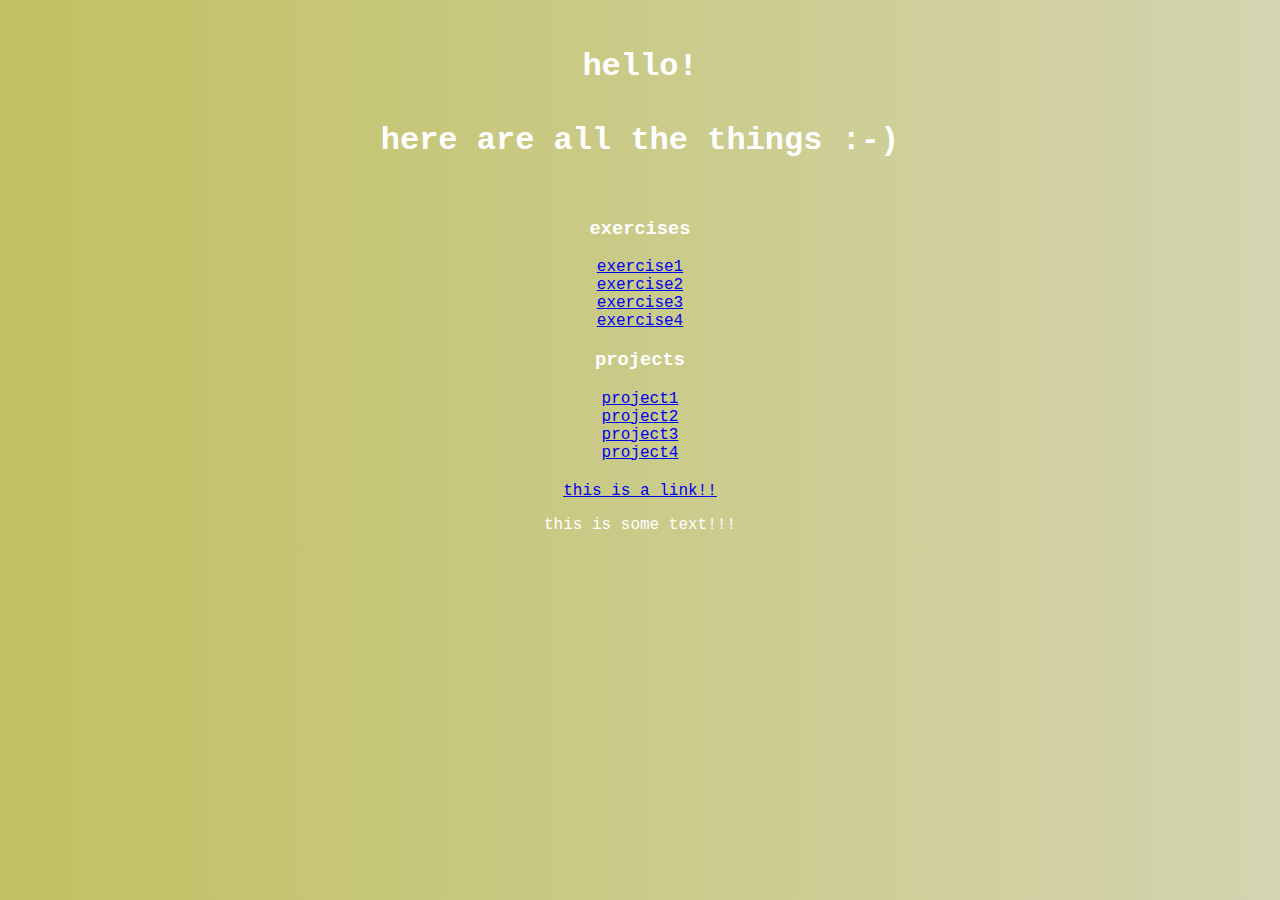
<file: index.html>
<!DOCTYPE html>
<html>
	<head><link rel = "stylesheet" type = "text/css" href = "style/style.css"></head>
	<body><!DOCTYPE html>
<html><center>
	<head>
		<title>website title</title>
	</head>
	<body>
		<font color="white">
		<span style="font-family:Courier">
		</br>
		<div id = "title"><h1>hello!</br></br>
		 here are all the things  :-)</h1></br></div>
		<div id = "exercise">
			<h3>exercises</h3>
			<a href = "exercise/exercise_1/exercise1.html"> exercise1</a></br>
			<a href = "exercise/exercise_2/exercise2.html"> exercise2</a></br>
			<a href = "exercise/exercise_3/exercise3.html"> exercise3</a></br>
			<a href = "exercise/exercise4/exercise4-1.html"> exercise4</a></br>
		</div>
		<div id = "project">
			<h3>projects</h3>
			<a href = "exercise/lyric_website/don't-stop-me-now.html"> project1</a></br>
			<a href = "exercise/face_project/project1-5.html"> project2</a></br>
			<a href = "exercise/muller_poster/posterproject.html"> project3</a></br>
			<a href = "exercise/hovercook/hovercook.html"> project4</a></br>
		</div>
	</body></br>
</html><a href = "exercise1.html"> this is a link!!</a>
<p>this is some text!!!</p></center></span></font>

</body>
</html>
</file>
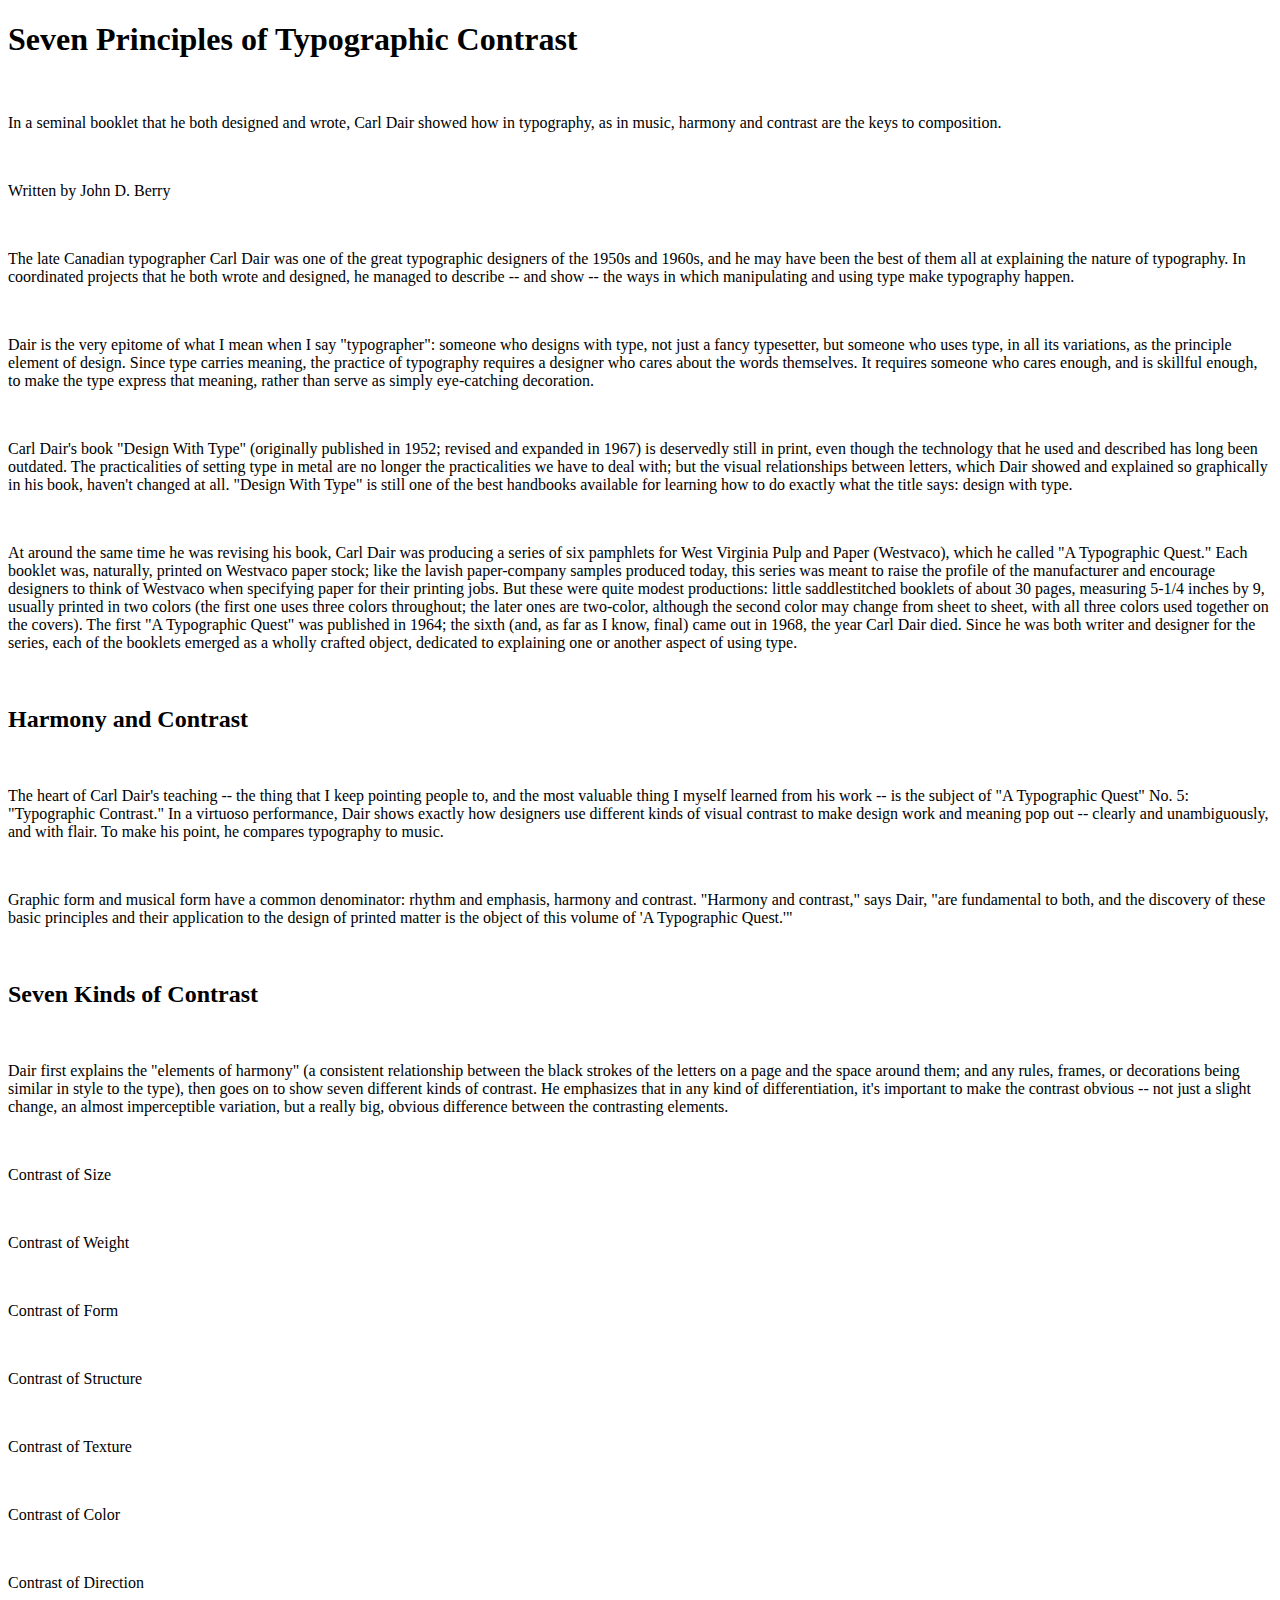
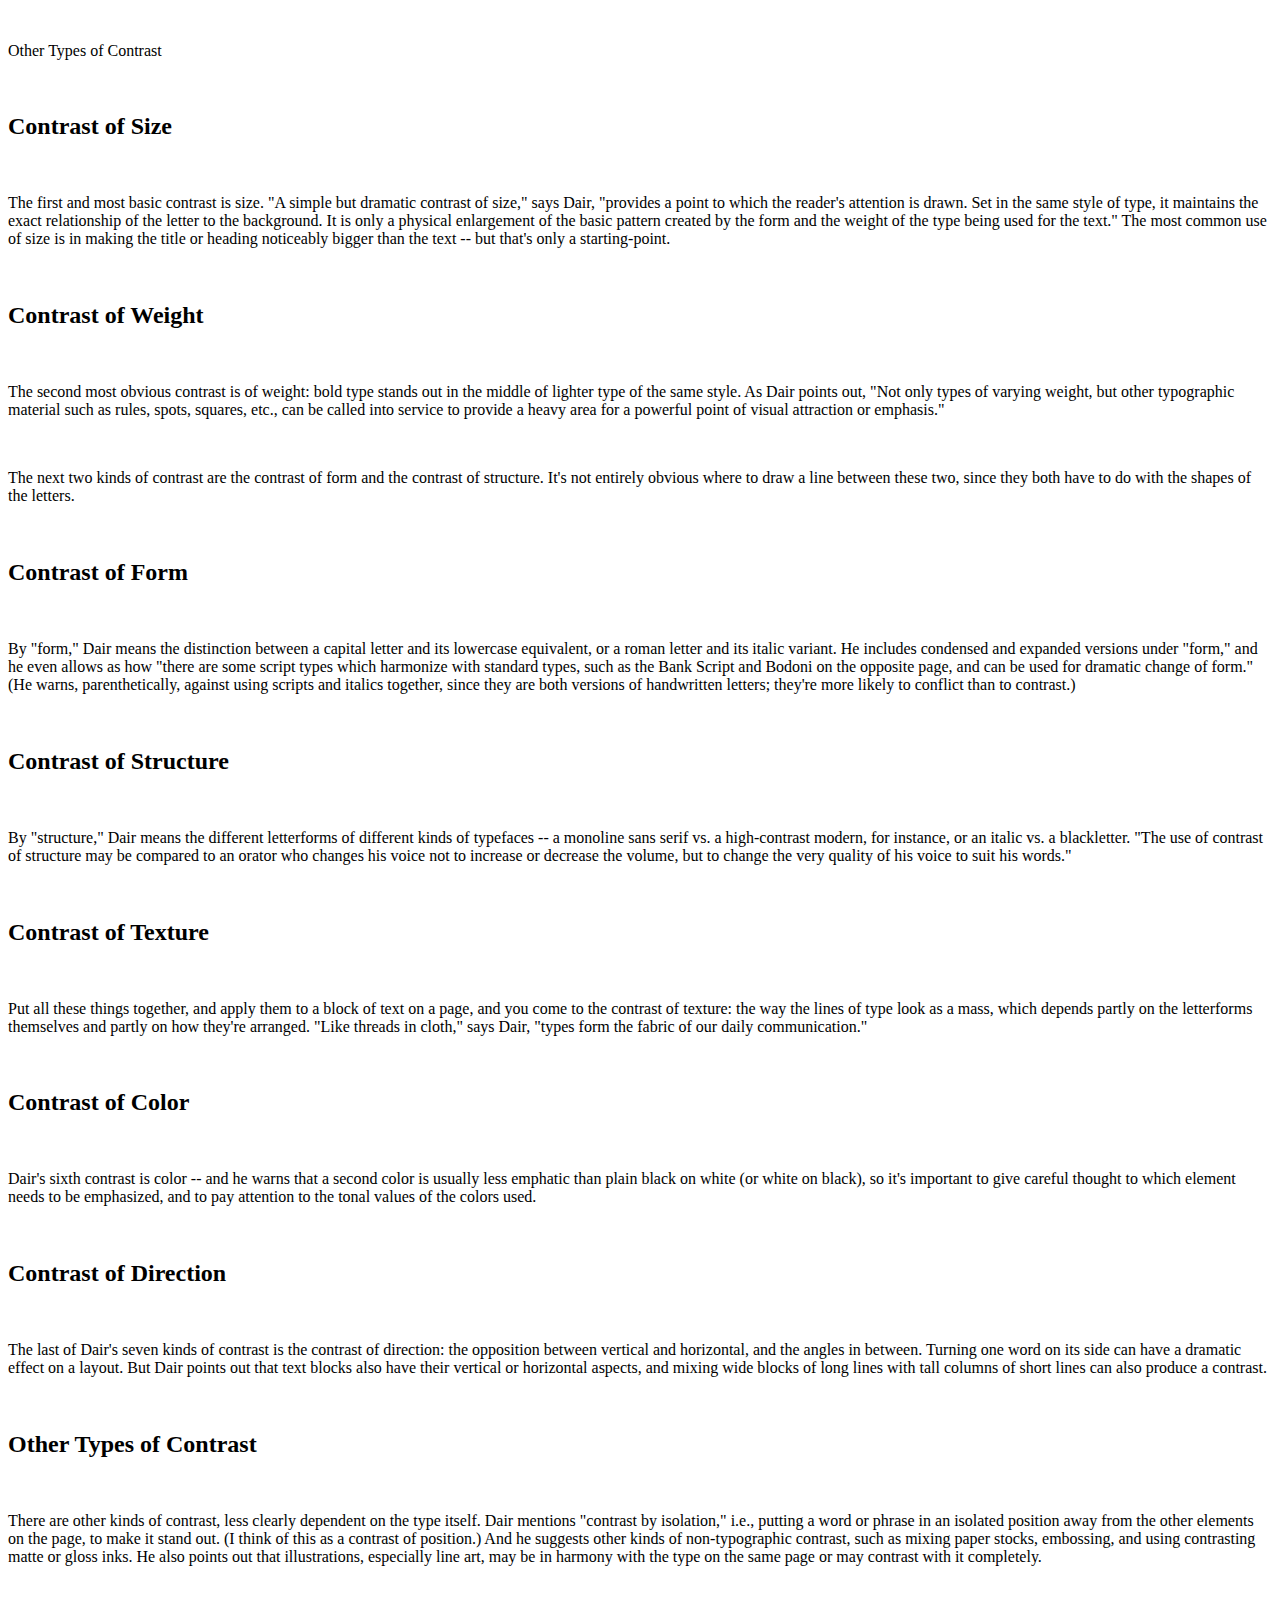
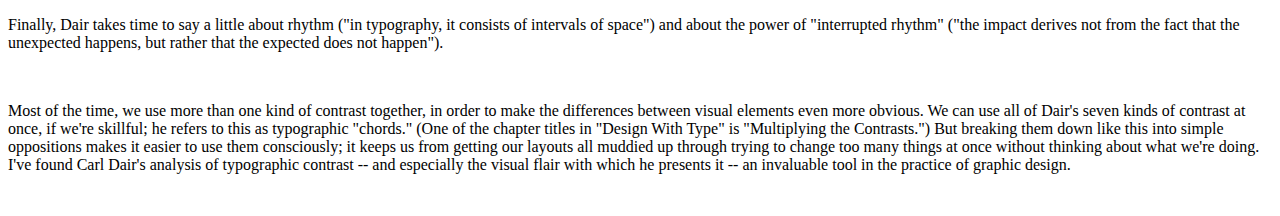
<file: exercise/exercise_1/exercise1.html>
<!DOCTYPE html>
<html>
	<head></head>
	<body><h1>Seven Principles of Typographic Contrast</h1><br>

<p>In a seminal booklet that he both designed and wrote, Carl Dair showed how in typography, as in music, harmony and contrast are the keys to composition.</p><br>

<p>Written by John D. Berry</p><br>

<p>The late Canadian typographer Carl Dair was one of the great typographic designers of the 1950s and 1960s, and he may have been the best of them all at explaining the nature of typography. In coordinated projects that he both wrote and designed, he managed to describe -- and show -- the ways in which manipulating and using type make typography happen.</p><br>
 
<p>Dair is the very epitome of what I mean when I say "typographer": someone who designs with type, not just a fancy typesetter, but someone who uses type, in all its variations, as the principle element of design. Since type carries meaning, the practice of typography requires a designer who cares about the words themselves. It requires someone who cares enough, and is skillful enough, to make the type express that meaning, rather than serve as simply eye-catching decoration.</p><br>
 
<p>Carl Dair's book "Design With Type" (originally published in 1952; revised and expanded in 1967) is deservedly still in print, even though the technology that he used and described has long been outdated. The practicalities of setting type in metal are no longer the practicalities we have to deal with; but the visual relationships between letters, which Dair showed and explained so graphically in his book, haven't changed at all. "Design With Type" is still one of the best handbooks available for learning how to do exactly what the title says: design with type.</p><br>
 
<p>At around the same time he was revising his book, Carl Dair was producing a series of six pamphlets for West Virginia Pulp and Paper (Westvaco), which he called "A Typographic Quest." Each booklet was, naturally, printed on Westvaco paper stock; like the lavish paper-company samples produced today, this series was meant to raise the profile of the manufacturer and encourage designers to think of Westvaco when specifying paper for their printing jobs. But these were quite modest productions: little saddlestitched booklets of about 30 pages, measuring 5-1/4 inches by 9, usually printed in two colors (the first one uses three colors throughout; the later ones are two-color, although the second color may change from sheet to sheet, with all three colors used together on the covers). The first "A Typographic Quest" was published in 1964; the sixth (and, as far as I know, final) came out in 1968, the year Carl Dair died. Since he was both writer and designer for the series, each of the booklets emerged as a wholly crafted object, dedicated to explaining one or another aspect of using type.</p><br>
 
<h2>Harmony and Contrast</h2><br>
 
<p>The heart of Carl Dair's teaching -- the thing that I keep pointing people to, and the most valuable thing I myself learned from his work -- is the subject of "A Typographic Quest" No. 5: "Typographic Contrast." In a virtuoso performance, Dair shows exactly how designers use different kinds of visual contrast to make design work and meaning pop out -- clearly and unambiguously, and with flair. To make his point, he compares typography to music.</p><br>
 
<p>Graphic form and musical form have a common denominator: rhythm and emphasis, harmony and contrast. "Harmony and contrast," says Dair, "are fundamental to both, and the discovery of these basic principles and their application to the design of printed matter is the object of this volume of 'A Typographic Quest.'"</p><br>
 
<h2>Seven Kinds of Contrast</h2><br>
 
<p>Dair first explains the "elements of harmony" (a consistent relationship between the black strokes of the letters on a page and the space around them; and any rules, frames, or decorations being similar in style to the type), then goes on to show seven different kinds of contrast. He emphasizes that in any kind of differentiation, it's important to make the contrast obvious -- not just a slight change, an almost imperceptible variation, but a really big, obvious difference between the contrasting elements.</p><br>
 
<p>Contrast of Size</p><br>

<p>Contrast of Weight</p><br>

<p>Contrast of Form</p><br>

<p>Contrast of Structure</p><br>

<p>Contrast of Texture</p><br>

<p>Contrast of Color</p><br>

<p>Contrast of Direction</p><br>

<p>Other Types of Contrast</p><br>
 
<h2>Contrast of Size</h2><br>
 
<p>The first and most basic contrast is size. "A simple but dramatic contrast of size," says Dair, "provides a point to which the reader's attention is drawn. Set in the same style of type, it maintains the exact relationship of the letter to the background. It is only a physical enlargement of the basic pattern created by the form and the weight of the type being used for the text." The most common use of size is in making the title or heading noticeably bigger than the text -- but that's only a starting-point.</p><br>
 
<h2>Contrast of Weight</h2><br>
 
<p>The second most obvious contrast is of weight: bold type stands out in the middle of lighter type of the same style. As Dair points out, "Not only types of varying weight, but other typographic material such as rules, spots, squares, etc., can be called into service to provide a heavy area for a powerful point of visual attraction or emphasis."</p><br>
 
<p>The next two kinds of contrast are the contrast of form and the contrast of structure. It's not entirely obvious where to draw a line between these two, since they both have to do with the shapes of the letters.</p><br>
 
<h2>Contrast of Form</h2><br>
 
<p>By "form," Dair means the distinction between a capital letter and its lowercase equivalent, or a roman letter and its italic variant. He includes condensed and expanded versions under "form," and he even allows as how "there are some script types which harmonize with standard types, such as the Bank Script and Bodoni on the opposite page, and can be used for dramatic change of form." (He warns, parenthetically, against using scripts and italics together, since they are both versions of handwritten letters; they're more likely to conflict than to contrast.)</p><br>
 
<h2>Contrast of Structure</h2><br>
 
<p>By "structure," Dair means the different letterforms of different kinds of typefaces -- a monoline sans serif vs. a high-contrast modern, for instance, or an italic vs. a blackletter. "The use of contrast of structure may be compared to an orator who changes his voice not to increase or decrease the volume, but to change the very quality of his voice to suit his words."</p><br>
 
<h2>Contrast of Texture</h2><br>
 
<p>Put all these things together, and apply them to a block of text on a page, and you come to the contrast of texture: the way the lines of type look as a mass, which depends partly on the letterforms themselves and partly on how they're arranged. "Like threads in cloth," says Dair, "types form the fabric of our daily communication."</p><br>
 
 
<h2>Contrast of Color</h2><br>
 
<p>Dair's sixth contrast is color -- and he warns that a second color is usually less emphatic than plain black on white (or white on black), so it's important to give careful thought to which element needs to be emphasized, and to pay attention to the tonal values of the colors used.</p><br>
 
<h2>Contrast of Direction</h2><br>
 
<p>The last of Dair's seven kinds of contrast is the contrast of direction: the opposition between vertical and horizontal, and the angles in between. Turning one word on its side can have a dramatic effect on a layout. But Dair points out that text blocks also have their vertical or horizontal aspects, and mixing wide blocks of long lines with tall columns of short lines can also produce a contrast.</p><br>
 
<h2>Other Types of Contrast</h2><br>
 
<p>There are other kinds of contrast, less clearly dependent on the type itself. Dair mentions "contrast by isolation," i.e., putting a word or phrase in an isolated position away from the other elements on the page, to make it stand out. (I think of this as a contrast of position.) And he suggests other kinds of non-typographic contrast, such as mixing paper stocks, embossing, and using contrasting matte or gloss inks. He also points out that illustrations, especially line art, may be in harmony with the type on the same page or may contrast with it completely.</p><br>
 
<p>Finally, Dair takes time to say a little about rhythm ("in typography, it consists of intervals of space") and about the power of "interrupted rhythm" ("the impact derives not from the fact that the unexpected happens, but rather that the expected does not happen").</p><br>
 
<p>Most of the time, we use more than one kind of contrast together, in order to make the differences between visual elements even more obvious. We can use all of Dair's seven kinds of contrast at once, if we're skillful; he refers to this as typographic "chords." (One of the chapter titles in "Design With Type" is "Multiplying the Contrasts.") But breaking them down like this into simple oppositions makes it easier to use them consciously; it keeps us from getting our layouts all muddied up through trying to change too many things at once without thinking about what we're doing. I've found Carl Dair's analysis of typographic contrast -- and especially the visual flair with which he presents it -- an invaluable tool in the practice of graphic design.</p><br>
 
</body>
<html>
</file>
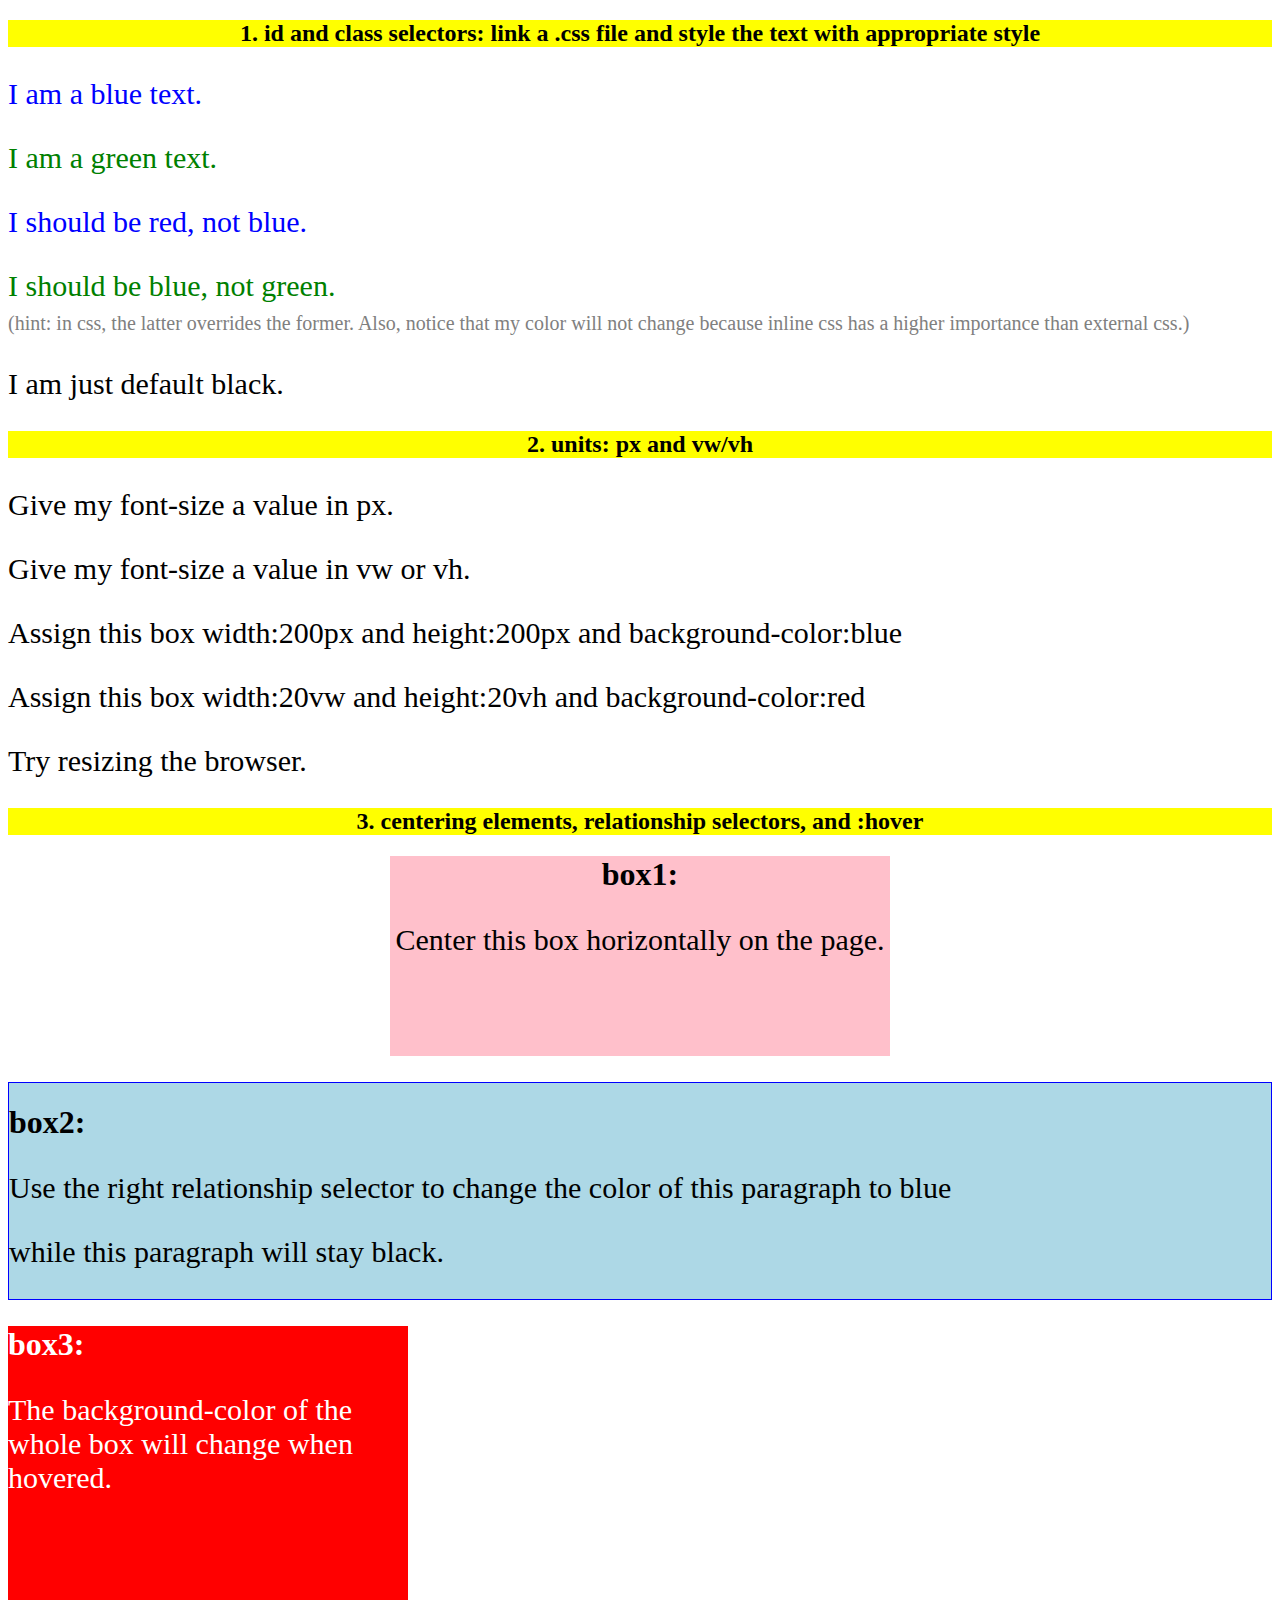
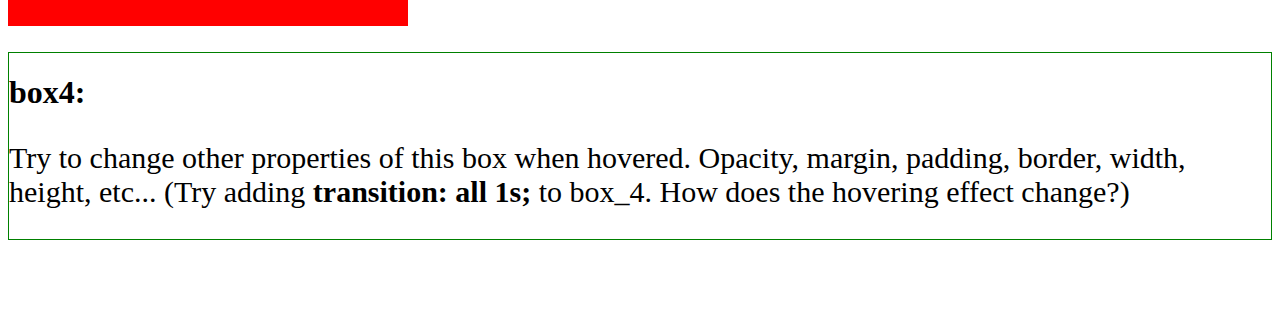
<file: exercise/exercise_2/exercise2.html>
<!DOCTYPE html>
<html>
	<head>
		<title>exercise 2</title>
		<link rel = "stylesheet" type = "text/css" href = "exercise2.css">
		<style>
			body{
				padding-bottom:5vw;
			}
			h2{
				background-color:yellow;
				text-align: center
			}
			p{
				font-size: 30px;
			}
			#box_1{
				width:500px;
				height:200px;
				background-color: pink;
				margin-bottom: 2vw;
			}
			#box_2{
				border: 1px solid blue;
				margin-bottom: 2vw;
			}
			#box_3{
				width:400px;
				height:300px;
				background-color:red;
				color:white;
				margin-bottom: 2vw;
			}
			#box_4{
				border: 1px solid green;
			}
		</style>
	</head>
	<body>
		<div class = "sec1">
			<h2>1. id and class selectors: link a .css file and style the text with appropriate style</h2>
			<p class = "blue_text">
				I am a blue text.
			</p>
			<p class = "green_text">
				I am a green text.
			</p>
			<p id = "red_text" class = "blue_text">
				I should be red, not blue.
			</p>
			<p class = "blue_text green_text">
				I should be blue, not green.</br> 
				<span style = "font-size:20px; color:grey;">(hint: in css, the latter overrides the former. Also, notice that my color will not change because inline css has a higher importance than external css.)</span>
			</p>
			<p>
				I am just default black.
			</p>
			
		</div>
		<div class = "sec2">
			<h2>2. units: px and vw/vh</h2>
			<p class = "fixed_size">
				Give my font-size a value in px.
			</p>
			<p class = "resonsive_size">
				Give my font-size a value in vw or vh.
			</p>
			<div class = "fixed_box"><p>Assign this box width:200px and height:200px and background-color:blue</p></div>
			<div class = "resonsive_box"><p>Assign this box width:20vw and height:20vh and background-color:red</p></div>
			<p>
				Try resizing the browser.
			</p>
		</div>
		<div class = "sec3">
			<h2>3. centering elements, relationship selectors, and :hover</h2>
			<div id = "box_1">
				<h1>
					box1: 
				</h1>
				<p>Center this box horizontally on the page.</p>
			</div>
			<div id = "box_2">
				<h1>box2: </h1>
				<p>
					Use the right relationship selector to change the color of this paragraph to blue
				</p>
				<div>
					<p>while this paragraph will stay black.</p>
				</div>

			</div>
			<div id = "box_3">
				<h1>box3: </h1>
				<p>
					The background-color of the whole box will change when hovered.
				</p>
			</div>
			<div id = "box_4">
				<h1>box4: </h1>
				<p>
					Try to change other properties of this box when hovered. Opacity, margin, padding, border, width, height, etc...
					(Try adding <strong>transition: all 1s;</strong> to box_4. How does the hovering effect change?)
				</p>
			</div>
		</div>
	</body>
</html>
</file>
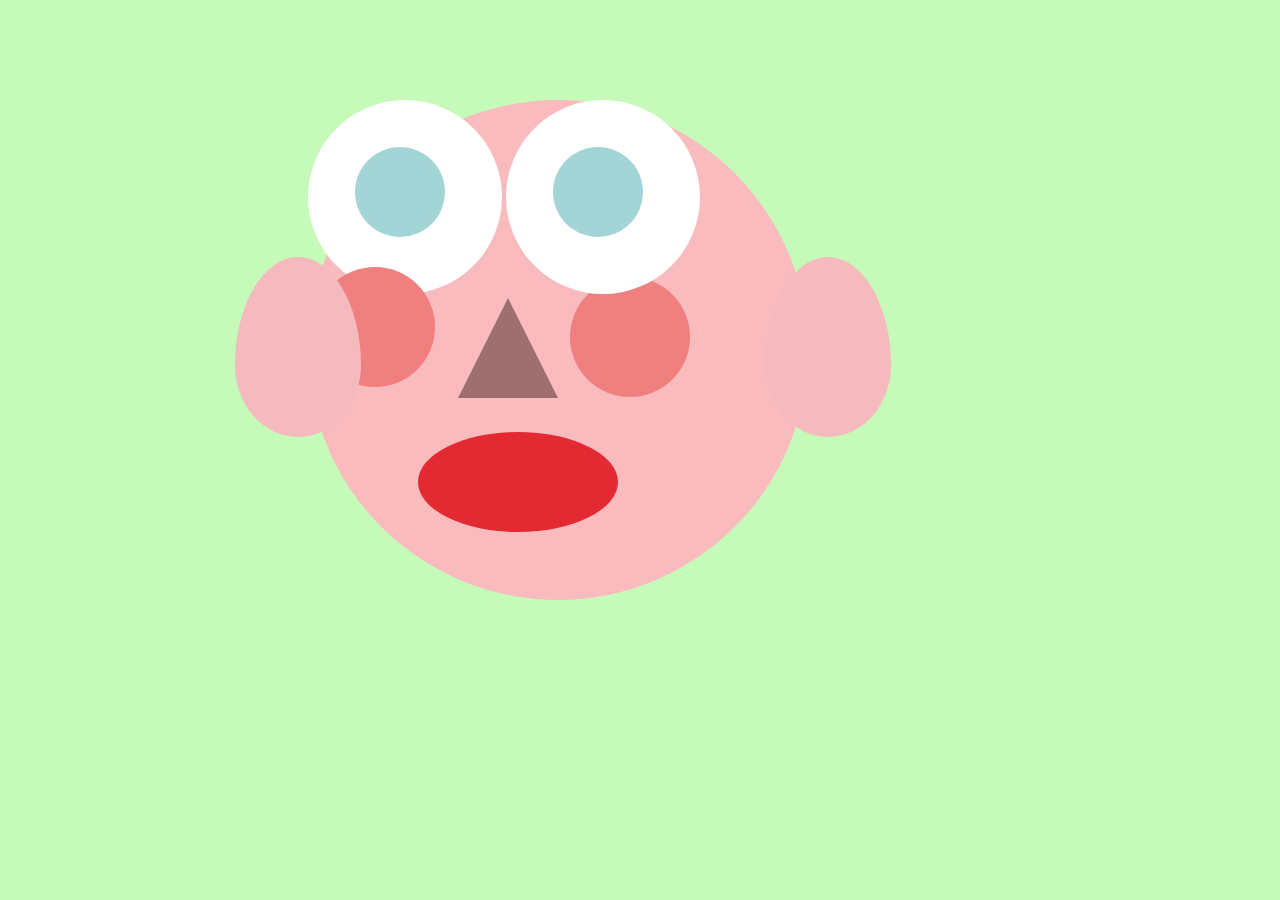
<file: exercise/face_project/project1-5.html>
<!DOCTYPE html>
<html>
<head>
    <link rel="stylesheet" type="text/css" href="project1-5.css"/>
    <title>Drawing a Face!</title>
    <link rel="stylesheet" type="text/css" href="">
</head>
<body>
    <div id = "face">
        <div id = "eyes">
            <div id = "left_eye" class = "eye">
                <div class = "left_pupil pupil">
                </div>
                <div class = "cheek_left"></div>
                <div class = "cheek_right"></div>
                <div class = "ear"></div>
                <div class = "ear_left"></div>
            </div>
            <div id = "right_eye" class = "eye">
                <div class = "right_pupil pupil">
                </div>
            </div>
        </div>
        <div id = "nose"></div>
        <div id = "mouth">
        </div>
    </div>
</body>
</html>
</file>
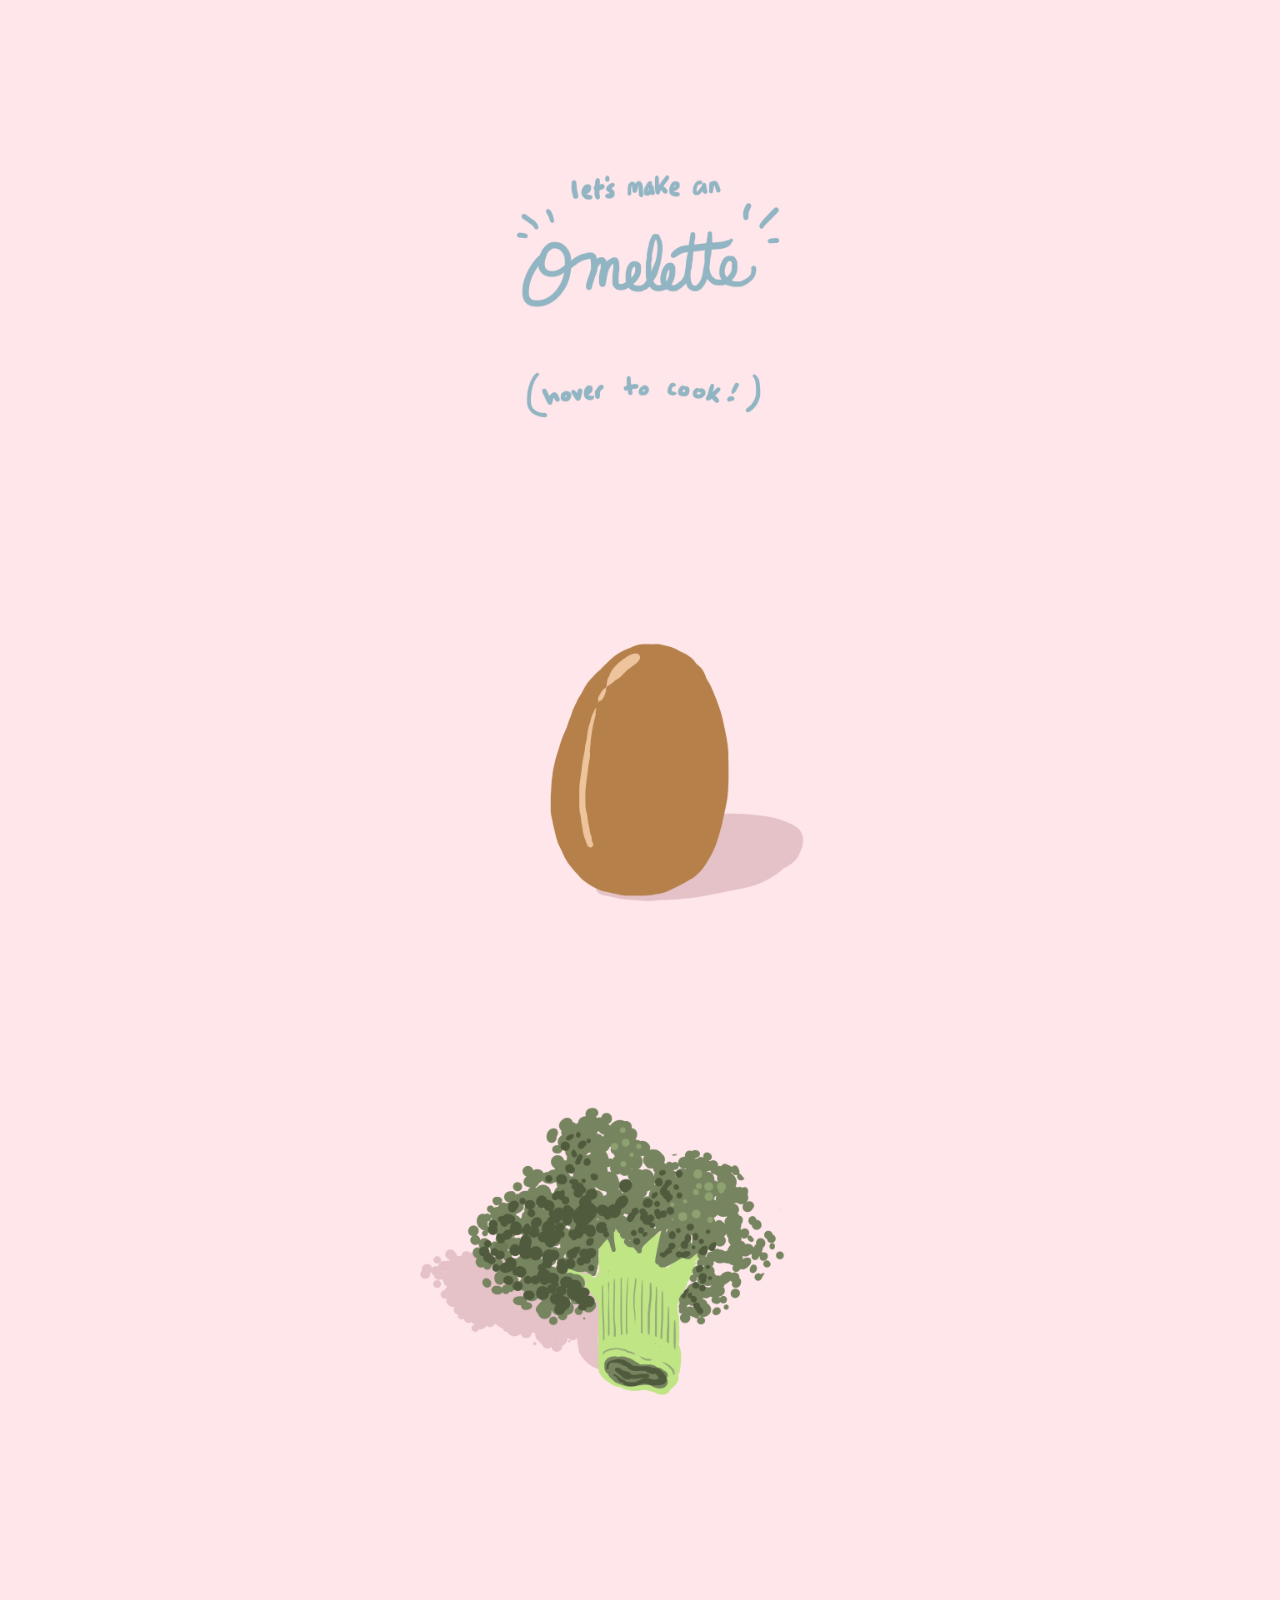
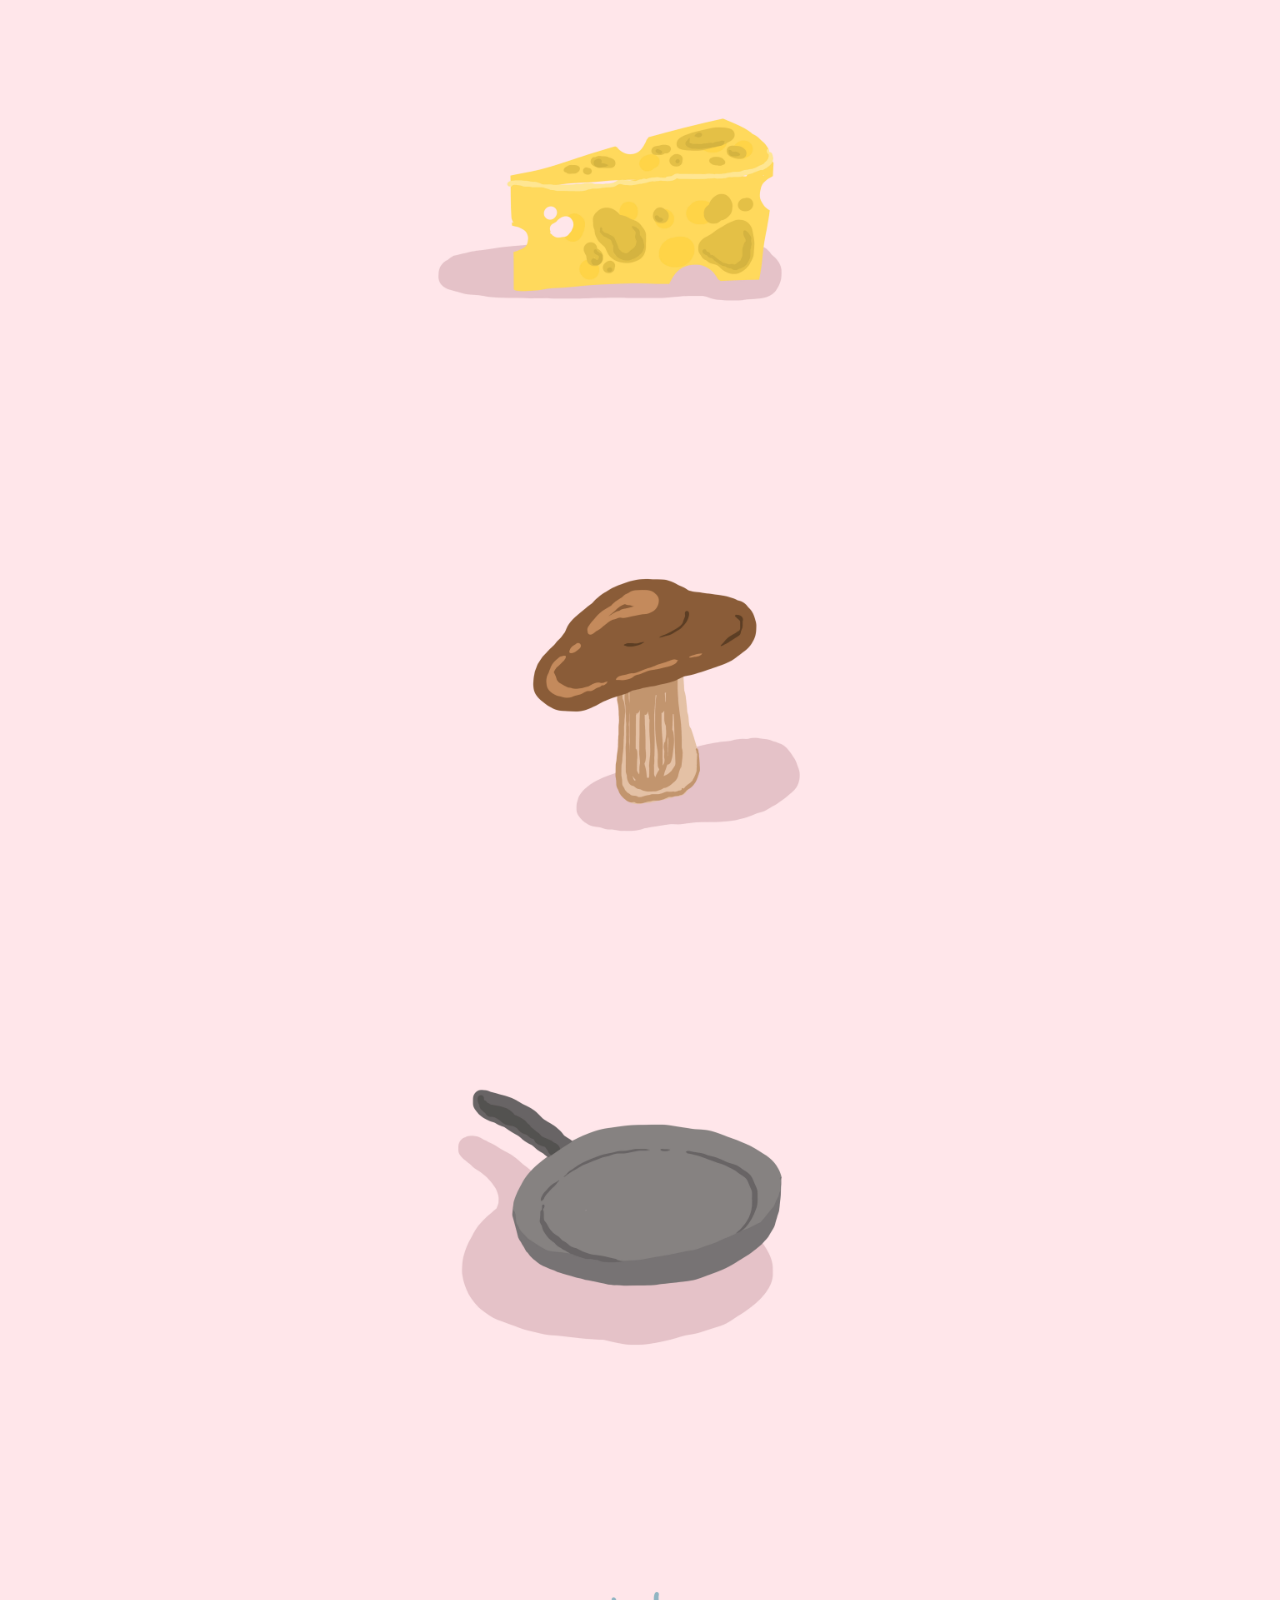
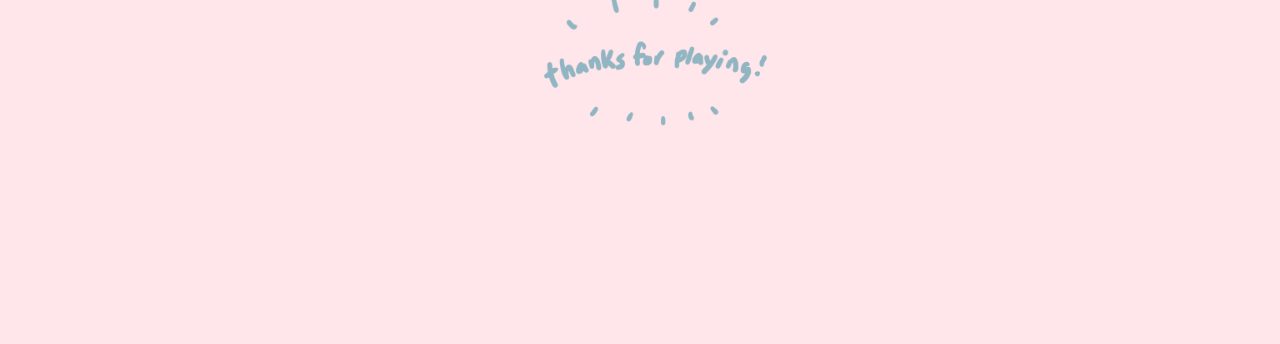
<file: exercise/hovercook/hovercook.html>
<!DOCTYPE html>
<html>
	<head>
		<link rel = "stylesheet" type = "text/css" href = "hovercook.css">
		<style>
			body{ 
				text-align: center;
			}
	img{width:500px;}</style></head>
	<body>

<img src = "../../image/title.jpg"> </br>

<body> 
    <a class="foo" href="#">
        <img src="../../image/egg1.jpg" />
        <img src="../../image/egg2.jpg" />
    </a>

    </br>

    <a class="foo" href="#">
        <img src="../../image/veg1.jpg" />
        <img src="../../image/veg2.jpg" />
    </a>

    </br>

    <a class="foo" href="#">
        <img src="../../image/cheese1.jpg" />
        <img src="../../image/cheese2.jpg" />
    </a>

    </br>

    <a class="foo" href="#">
        <img src="../../image/mush1.jpg" />
        <img src="../../image/mush2.jpg" />
    </a>

    </br>

    <a class="foo" href="#">
        <img src="../../image/pan1.jpg" />
        <img src="../../image/pan2.jpg" />
    </a>

    </br>
    
</body>


<img src = "../../image/final.jpg"</img>
</file>
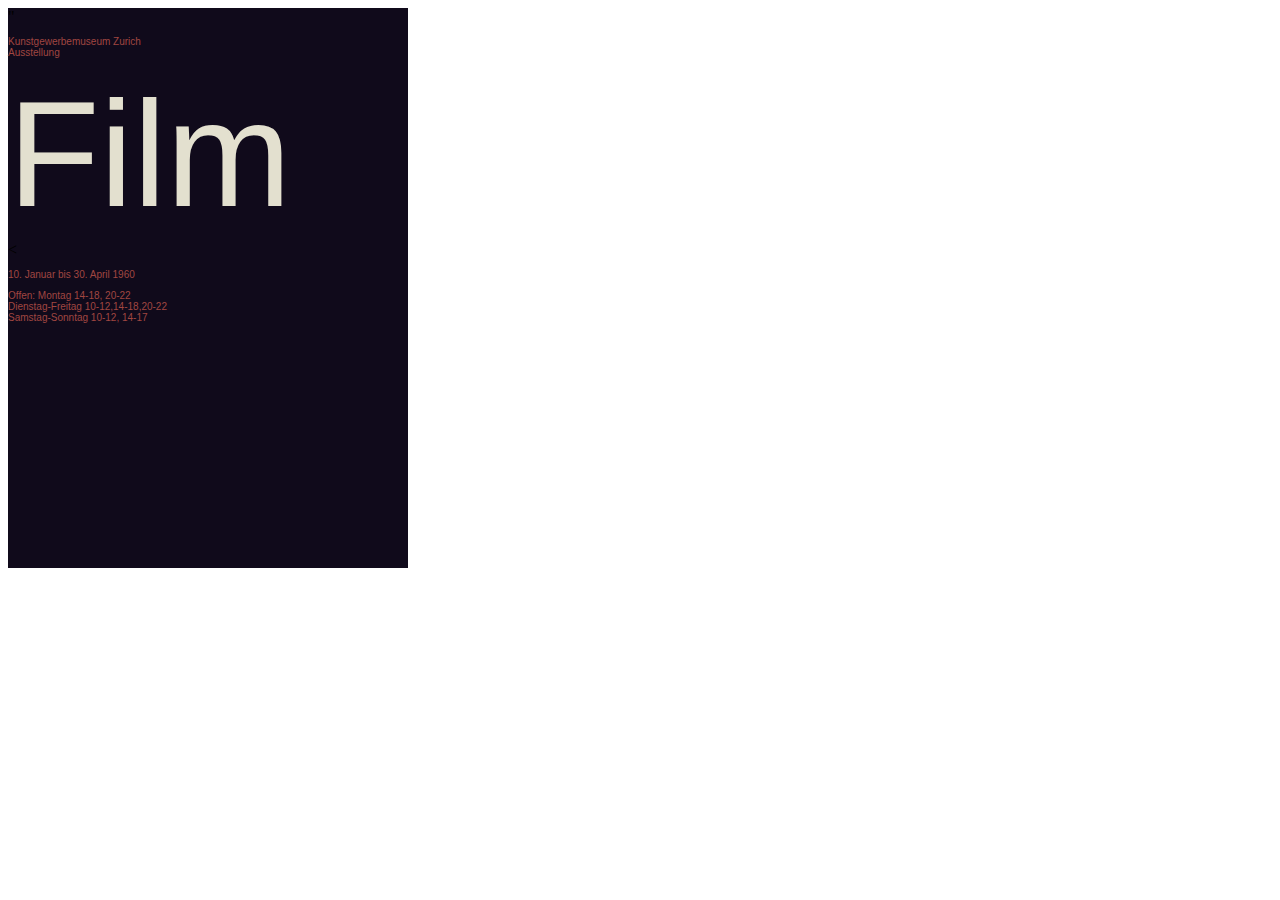
<file: exercise/muller_poster/posterproject.html>
<!DOCTYPE html>
<html>
<head>
    <link rel="stylesheet" type="text/css" href="posterproject.css"/>
    <title>Drawing a Face!</title>
    <link rel="stylesheet" type="text/css" href="">
</head>
<body>
	<div id = "rectangle">
	
<div id = "allthetext">
"
	<div id = "child1">

	<p style = "font-family:arial,helvetica,sans-serif;font-size:10px;font-style:regular;">
         Kunstgewerbemuseum Zurich </br> Ausstellung </p>
 </div>

 	<div id = "child2">
 		<p1	style = "font-family:arial,helvetica,sans-serif;font-size:150px;font-style:bold;">
         Film</p1></div>

	<<div id = "child3">
	<p	style = "font-family:arial,helvetica,sans-serif;font-size:10px;font-style:regular;">
         10. Januar bis 30. April 1960</p>
 </div>

	<div id = "child 4">
	<p	style = "font-family:arial,helvetica,sans-serif;font-size:10px;font-style:regular;">
         Offen: Montag 14-18,  20-22 </br> 
         Dienstag-Freitag 10-12,14-18,20-22 </br>
         Samstag-Sonntag 10-12, 14-17 </p>
</div>
</div>
</file>
<file: style/style.css>
body {

background-image: linear-gradient(to right, #c1c161 0%, #c1c161 0%, #d4d4b1 100%);}
</file>
<file: exercise/exercise_2/exercise2.css>
.blue_text{color:blue;}
.green_text{color:green;}
.red_text{}

#box_1{
	width:100px;
	margin: 0 auto 0 auto;
	text-align:center;}

#box_2{ background-color: lightblue; }

#box_3:hover{
  background-color:pink;
  width:600px;}
</file>
<file: exercise/face_project/project1-5.css>
body {background-color: #c5fab9;}
#face {
width:500px;
height:500px;
border-radius:50%;
background-color: #fabbbe;
border-radius:50%; 
margin: 100px 300px;
}
.eye {
display:inline-block;
padding: 47px;
width:100px;
height:100px;
border-radius:50%;
background-color: white;
border-radius:50%;
}
.pupil {width:90px;
height:90px;
border-radius:50%;
background-color: #a3d5d6;
border-radius:50%; 
}

.cheek_left {width:120px;
height:120px;
border-radius:50%;
background-color:#f07f7f;
border-radius:50%;
margin:30px -40px;
  }

  .cheek_right {width:120px;
height:120px;
border-radius:50%;
background-color:#f07f7f;
border-radius:50%;
margin:-140px 215px;
  }

 .ear { display: block;
      width: 126px;
      height: 180px;
      background-color: #f5babd;
      border-radius: 50% 50% 50% 50% / 60% 60% 40% 40%;
      margin:0px 410px}

  .ear_left { display: block;
      width: 126px;
      height: 180px;
      background-color: #f5babd;
      border-radius: 50% 50% 50% 50% / 60% 60% 40% 40%;
      margin:-180px -120px;}

#mouth {width:100px;
width: 200px;
      height: 100px;
      background: #e32931;
      border-radius: 100px / 50px;
margin: 34px 110px; 
}
#nose {width: 0;
      height: 0;
      border-left: 50px solid transparent;
      border-right: 50px solid transparent;
      border-bottom: 100px solid #9e6f71;
      margin: 0px 150px;
    }
</file>
<file: exercise/hovercook/hovercook.css>
body {
  background-color: #ffe6ea}

.foo img:last-child{display:none}
.foo:hover img:first-child{display:none}
.foo:hover img:last-child{display:inline-block}
</file>
<file: exercise/muller_poster/posterproject.css>
body {background-color: white}

#rectangle {
      width: 400px;
      height: 560px;
      background: #100a1b;
    }

p {
  color:#a04641;
}

p1 {
	color:#e3e0cf;
}

.allthetext {
	width: 400px;
    height: 560px;
	display:grid;
	
	grid-template-areas:
	". . . . . . . . . . . . . ."
	". . . . . . . . . . . . . ."
	". . . a1 a1 a1 a1 . . . . ."
	". . . . . . . . . . . . . ."
	". . . . . . . . . . . . . ."
	". . . . . . . . . . . . . ."
	". . . . . . . . . . . . . ."
	". . . . . . . . . . . . . ."
	". . . . . . . . . a2 a2 a2 a2"
	". . . . . . . . . a2 a2 a2 a2"
	". . . a3 a3 a3 a3 . . . . "
	". . . . . . . . . . . . . ."
	". . . . . . . . . . . . . ."
	". . . . . . . . . . . . . .";

}
#child1{
	grid-area:a1;
}
#child2{
	grid-area:a2;
}
#child3{
	grid-area:a3;
}
</file>
